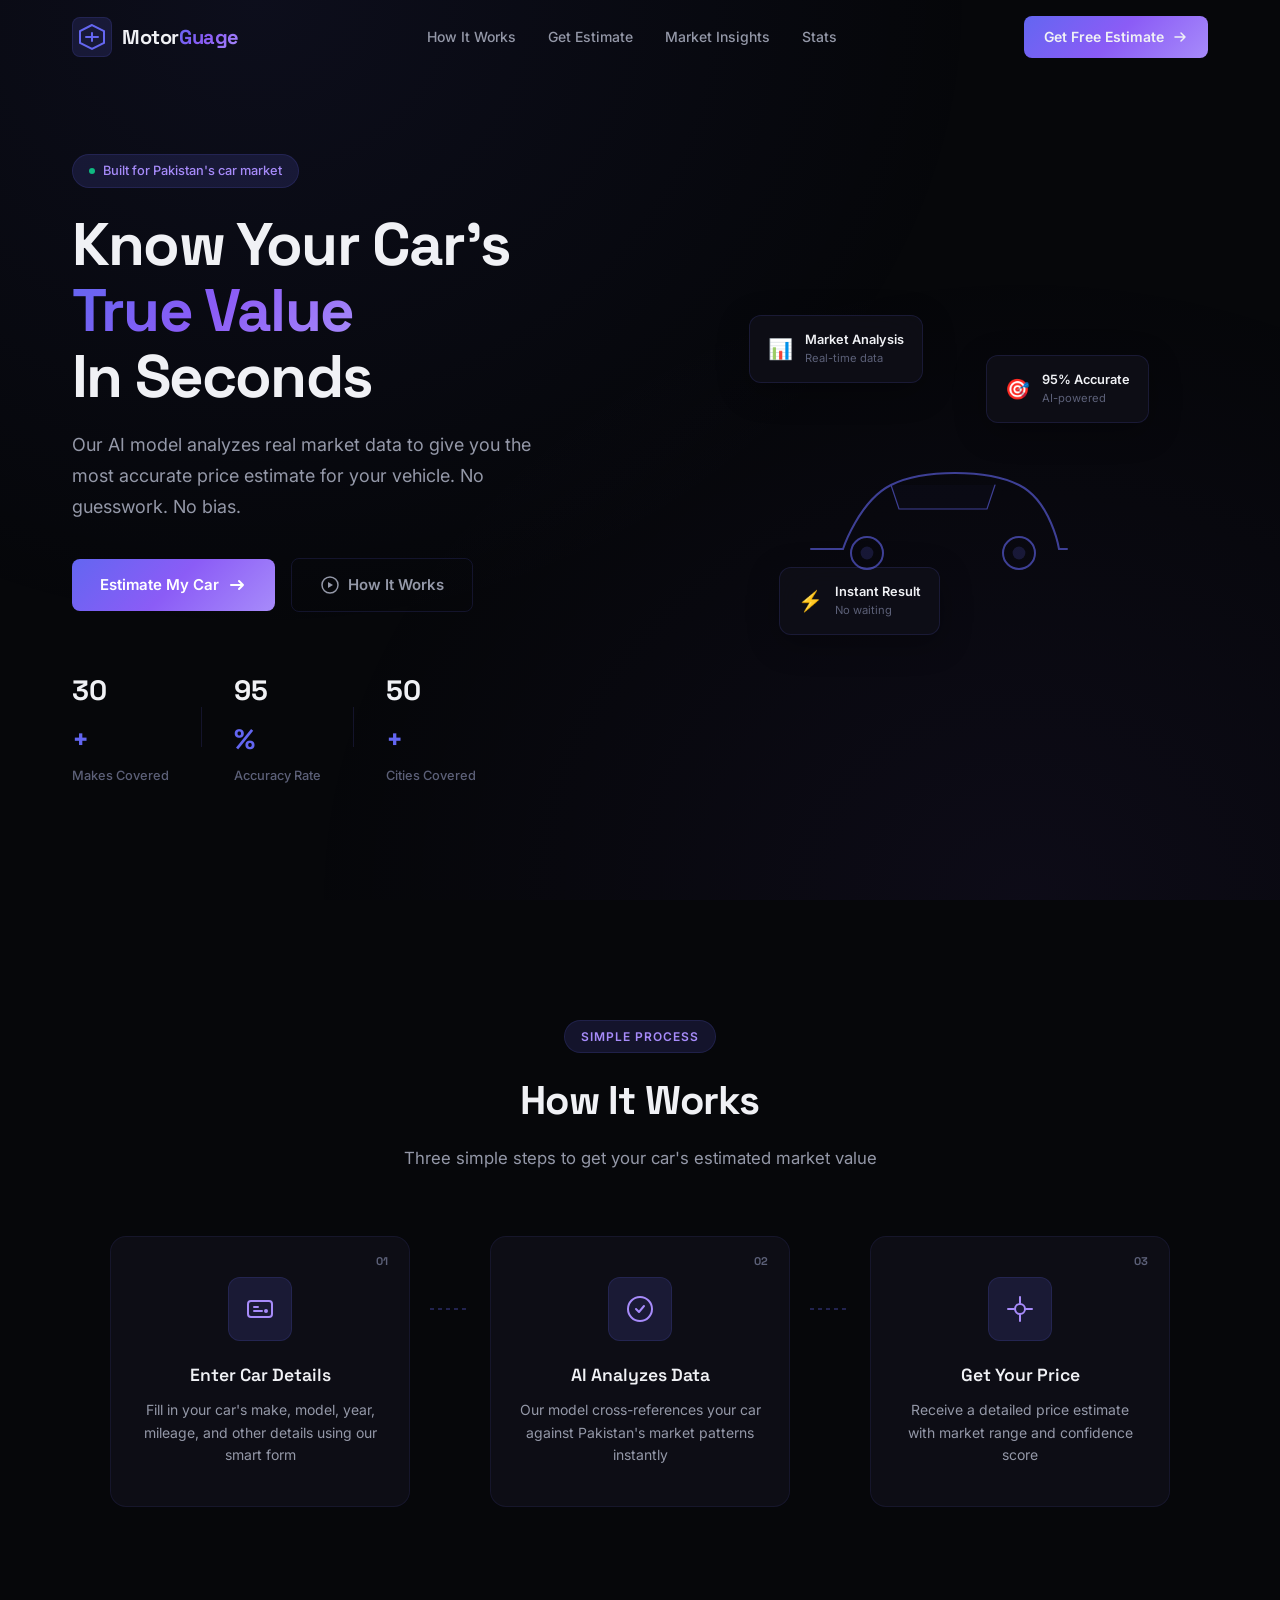
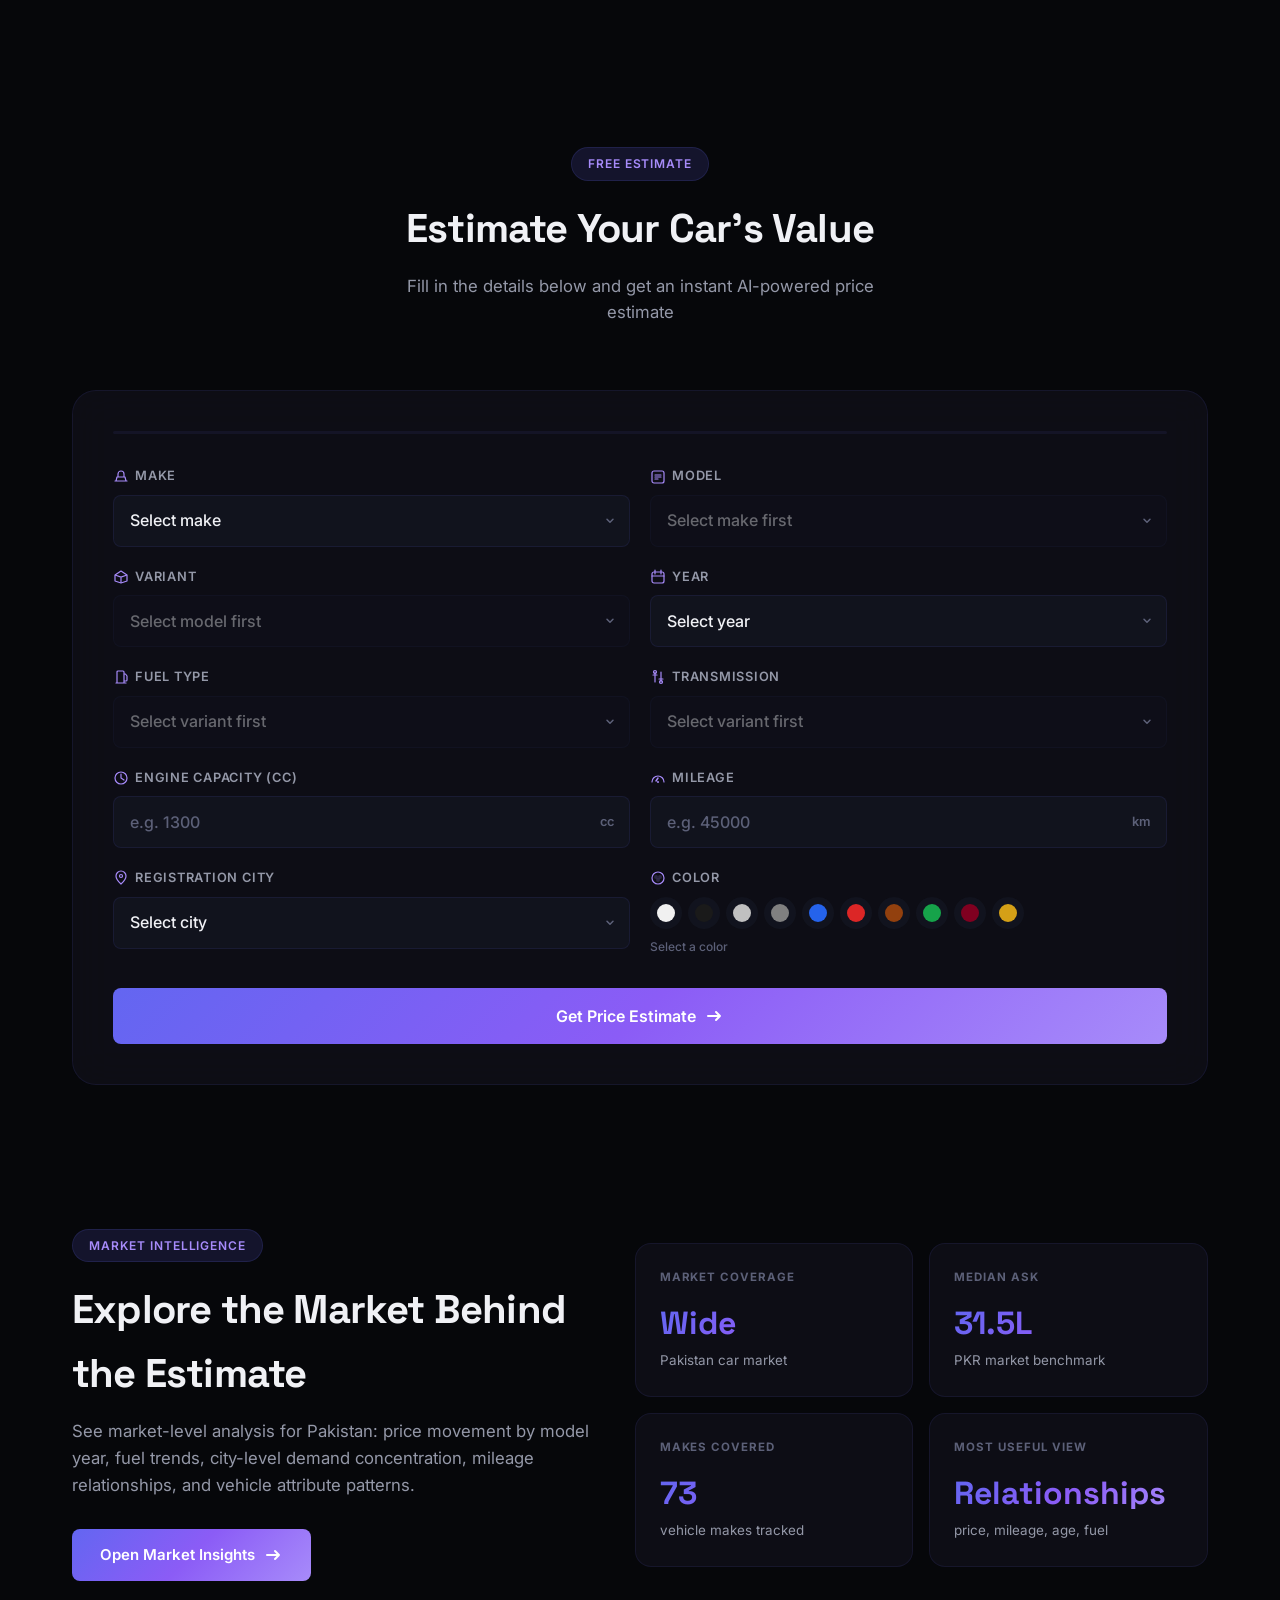
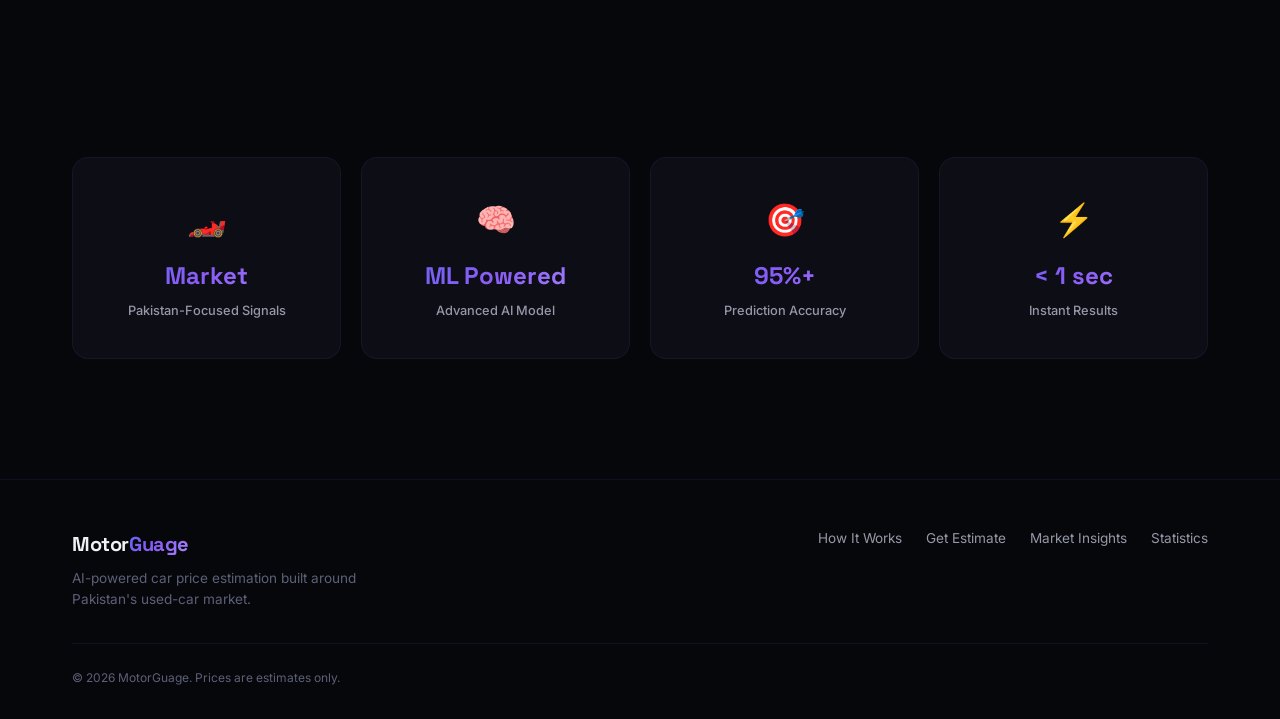
<file: index.html>
<!DOCTYPE html>
<html lang="en">
<head>
    <meta charset="UTF-8">
    <meta name="viewport" content="width=device-width, initial-scale=1.0">
    <title>MotorGuage | Pakistan Car Price Estimator</title>
    <meta name="description" content="Estimate your car's market value in Pakistan with MotorGuage. Enter make, model, variant, year, mileage, color, registration city, fuel type, transmission, and engine size to get an instant price range.">
    <meta name="robots" content="index, follow">
    <meta name="author" content="MotorGuage">
    <meta name="keywords" content="Pakistan car price estimator, used car valuation Pakistan, car market value Pakistan, vehicle price calculator, MotorGuage">
    <meta name="theme-color" content="#0f1117">
    <meta name="application-name" content="MotorGuage">
    <meta name="apple-mobile-web-app-title" content="MotorGuage">
    <meta name="format-detection" content="telephone=no">
    <link rel="canonical" href="https://motorguage.com/">
    <link rel="icon" href="/favicon.svg" type="image/svg+xml">
    <link rel="manifest" href="/site.webmanifest">
    <meta property="og:type" content="website">
    <meta property="og:site_name" content="MotorGuage">
    <meta property="og:title" content="MotorGuage | Pakistan Car Price Estimator">
    <meta property="og:description" content="Get an instant estimated market value and price range for cars in Pakistan using make, model, variant, year, mileage, registration city, and more.">
    <meta property="og:url" content="https://motorguage.com/">
    <meta property="og:image" content="https://motorguage.com/social-preview.png">
    <meta property="og:image:type" content="image/png">
    <meta property="og:image:width" content="1200">
    <meta property="og:image:height" content="630">
    <meta name="twitter:card" content="summary_large_image">
    <meta name="twitter:title" content="MotorGuage | Pakistan Car Price Estimator">
    <meta name="twitter:description" content="Estimate a car's market value in Pakistan with an instant price range and confidence score.">
    <meta name="twitter:image" content="https://motorguage.com/social-preview.png">
    <link rel="preconnect" href="https://fonts.googleapis.com">
    <link rel="preconnect" href="https://fonts.gstatic.com" crossorigin>
    <link href="https://fonts.googleapis.com/css2?family=Inter:wght@300;400;500;600;700;800;900&family=Space+Grotesk:wght@400;500;600;700&display=swap" rel="stylesheet">
    <link rel="stylesheet" href="motorguage.css">
    <script type="application/ld+json">
    {
      "@context": "https://schema.org",
      "@type": "WebApplication",
      "name": "MotorGuage",
      "url": "https://motorguage.com/",
      "applicationCategory": "FinanceApplication",
      "operatingSystem": "Any",
      "description": "MotorGuage estimates used-car market value in Pakistan from vehicle details including make, model, variant, year, mileage, fuel type, transmission, color, registration city, and engine size.",
      "offers": {
        "@type": "Offer",
        "price": "0",
        "priceCurrency": "PKR"
      },
      "featureList": [
        "Instant used-car price estimate",
        "Estimated market price range",
        "Confidence score",
        "Pakistan-focused market signals"
      ]
    }
    </script>
    <script type="application/ld+json">
    {
      "@context": "https://schema.org",
      "@type": "WebSite",
      "name": "MotorGuage",
      "url": "https://motorguage.com/",
      "description": "MotorGuage helps drivers estimate car market value and explore car market insights for Pakistan."
    }
    </script>
    <!-- Google tag (gtag.js) -->
    <script async src="https://www.googletagmanager.com/gtag/js?id=G-S92ZJTDJJ0"></script>
    <script>
      window.dataLayer = window.dataLayer || [];
      function gtag(){dataLayer.push(arguments);}
      gtag('js', new Date());
      gtag('config', 'G-S92ZJTDJJ0');
    </script>
    <script src="motorguage-analytics.js?v=20260609-db2"></script>
</head>
<body data-page-type="price_estimator">

    <!-- Animated background particles -->
    <div class="bg-particles" id="bgParticles"></div>

    <!-- Navigation -->
    <nav class="navbar" id="navbar">
        <div class="nav-container">
            <a href="#" class="nav-logo">
                <div class="logo-icon">
                    <svg width="28" height="28" viewBox="0 0 28 28" fill="none">
                        <path d="M14 2L2 8v12l12 6 12-6V8L14 2z" stroke="url(#logoGrad)" stroke-width="2" fill="none"/>
                        <path d="M8 14h12M14 10v8" stroke="url(#logoGrad)" stroke-width="2" stroke-linecap="round"/>
                        <defs>
                            <linearGradient id="logoGrad" x1="0" y1="0" x2="28" y2="28">
                                <stop offset="0%" stop-color="#6366f1"/>
                                <stop offset="100%" stop-color="#a78bfa"/>
                            </linearGradient>
                        </defs>
                    </svg>
                </div>
                <span class="logo-text">Motor<span class="logo-accent">Guage</span></span>
            </a>
            <div class="nav-links">
                <a href="#how-it-works" class="nav-link">How It Works</a>
                <a href="#estimator" class="nav-link">Get Estimate</a>
                <a href="market-insights.html" class="nav-link">Market Insights</a>
                <a href="#stats" class="nav-link">Stats</a>
            </div>
            <a href="#estimator" class="nav-cta">
                <span>Get Free Estimate</span>
                <svg width="16" height="16" viewBox="0 0 16 16" fill="none">
                    <path d="M3 8h10M9 4l4 4-4 4" stroke="currentColor" stroke-width="1.5" stroke-linecap="round" stroke-linejoin="round"/>
                </svg>
            </a>
        </div>
    </nav>

    <!-- Hero Section -->
    <section class="hero">
        <div class="hero-content">
            <div class="hero-badge">
                <span class="badge-dot"></span>
                <span>Built for Pakistan's car market</span>
            </div>
            <h1 class="hero-title">
                Know Your Car's
                <span class="gradient-text">True Value</span>
                <br>In Seconds
            </h1>
            <p class="hero-subtitle">
                Our AI model analyzes real market data to give you the most accurate 
                price estimate for your vehicle. No guesswork. No bias.
            </p>
            <div class="hero-actions">
                <a href="#estimator" class="btn btn-primary">
                    <span>Estimate My Car</span>
                    <svg width="20" height="20" viewBox="0 0 20 20" fill="none">
                        <path d="M4 10h12M12 6l4 4-4 4" stroke="currentColor" stroke-width="2" stroke-linecap="round" stroke-linejoin="round"/>
                    </svg>
                </a>
                <a href="#how-it-works" class="btn btn-ghost">
                    <svg width="20" height="20" viewBox="0 0 20 20" fill="none">
                        <circle cx="10" cy="10" r="8" stroke="currentColor" stroke-width="1.5"/>
                        <path d="M8 7l5 3-5 3V7z" fill="currentColor"/>
                    </svg>
                    <span>How It Works</span>
                </a>
            </div>
            <div class="hero-stats">
                <div class="hero-stat">
                    <span class="stat-number" data-target="30">0</span><span class="stat-suffix">+</span>
                    <span class="stat-label">Makes Covered</span>
                </div>
                <div class="stat-divider"></div>
                <div class="hero-stat">
                    <span class="stat-number" data-target="95">0</span><span class="stat-suffix">%</span>
                    <span class="stat-label">Accuracy Rate</span>
                </div>
                <div class="stat-divider"></div>
                <div class="hero-stat">
                    <span class="stat-number" data-target="50">0</span><span class="stat-suffix">+</span>
                    <span class="stat-label">Cities Covered</span>
                </div>
            </div>
        </div>
        <div class="hero-visual">
            <div class="hero-car-card">
                <div class="floating-card card-1">
                    <div class="fc-icon">📊</div>
                    <div class="fc-text">
                        <span class="fc-title">Market Analysis</span>
                        <span class="fc-sub">Real-time data</span>
                    </div>
                </div>
                <div class="floating-card card-2">
                    <div class="fc-icon">🎯</div>
                    <div class="fc-text">
                        <span class="fc-title">95% Accurate</span>
                        <span class="fc-sub">AI-powered</span>
                    </div>
                </div>
                <div class="floating-card card-3">
                    <div class="fc-icon">⚡</div>
                    <div class="fc-text">
                        <span class="fc-title">Instant Result</span>
                        <span class="fc-sub">No waiting</span>
                    </div>
                </div>
                <div class="car-silhouette">
                    <svg viewBox="0 0 400 200" fill="none" xmlns="http://www.w3.org/2000/svg">
                        <path d="M40 140 C40 140, 60 140, 80 140 C80 140, 100 80, 140 60 C180 40, 260 40, 300 60 C340 80, 350 140, 350 140 L360 140" 
                              stroke="url(#carGrad)" stroke-width="2.5" fill="none" stroke-linecap="round"/>
                        <circle cx="110" cy="145" r="20" stroke="url(#carGrad)" stroke-width="2.5" fill="none"/>
                        <circle cx="110" cy="145" r="8" fill="url(#carGrad)" opacity="0.3"/>
                        <circle cx="300" cy="145" r="20" stroke="url(#carGrad)" stroke-width="2.5" fill="none"/>
                        <circle cx="300" cy="145" r="8" fill="url(#carGrad)" opacity="0.3"/>
                        <path d="M140 60 L150 90 L260 90 L270 60" stroke="url(#carGrad)" stroke-width="1.5" fill="rgba(99,102,241,0.05)" stroke-linecap="round"/>
                        <line x1="200" y1="60" x2="200" y2="90" stroke="url(#carGrad)" stroke-width="1" opacity="0.5"/>
                        <defs>
                            <linearGradient id="carGrad" x1="40" y1="40" x2="360" y2="160">
                                <stop offset="0%" stop-color="#6366f1"/>
                                <stop offset="50%" stop-color="#8b5cf6"/>
                                <stop offset="100%" stop-color="#a78bfa"/>
                            </linearGradient>
                        </defs>
                    </svg>
                </div>
            </div>
        </div>
    </section>

    <!-- How It Works -->
    <section class="how-it-works" id="how-it-works">
        <div class="section-container">
            <div class="section-header">
                <span class="section-tag">Simple Process</span>
                <h2 class="section-title">How It Works</h2>
                <p class="section-subtitle">Three simple steps to get your car's estimated market value</p>
            </div>
            <div class="steps-grid">
                <div class="step-card" data-step="01">
                    <div class="step-icon-wrap">
                        <div class="step-icon">
                            <svg width="32" height="32" viewBox="0 0 32 32" fill="none">
                                <rect x="4" y="8" width="24" height="16" rx="3" stroke="currentColor" stroke-width="2"/>
                                <path d="M10 14h4M10 18h8" stroke="currentColor" stroke-width="2" stroke-linecap="round"/>
                                <circle cx="22" cy="18" r="2" fill="currentColor"/>
                            </svg>
                        </div>
                    </div>
                    <h3>Enter Car Details</h3>
                    <p>Fill in your car's make, model, year, mileage, and other details using our smart form</p>
                </div>
                <div class="step-connector">
                    <svg width="40" height="2" viewBox="0 0 40 2"><line x1="0" y1="1" x2="40" y2="1" stroke="rgba(99,102,241,0.3)" stroke-width="2" stroke-dasharray="4 4"/></svg>
                </div>
                <div class="step-card" data-step="02">
                    <div class="step-icon-wrap">
                        <div class="step-icon">
                            <svg width="32" height="32" viewBox="0 0 32 32" fill="none">
                                <circle cx="16" cy="16" r="12" stroke="currentColor" stroke-width="2"/>
                                <path d="M12 16l3 3 5-6" stroke="currentColor" stroke-width="2" stroke-linecap="round" stroke-linejoin="round"/>
                            </svg>
                        </div>
                    </div>
                    <h3>AI Analyzes Data</h3>
                    <p>Our model cross-references your car against Pakistan's market patterns instantly</p>
                </div>
                <div class="step-connector">
                    <svg width="40" height="2" viewBox="0 0 40 2"><line x1="0" y1="1" x2="40" y2="1" stroke="rgba(99,102,241,0.3)" stroke-width="2" stroke-dasharray="4 4"/></svg>
                </div>
                <div class="step-card" data-step="03">
                    <div class="step-icon-wrap">
                        <div class="step-icon">
                            <svg width="32" height="32" viewBox="0 0 32 32" fill="none">
                                <path d="M16 4v6M16 22v6M4 16h6M22 16h6" stroke="currentColor" stroke-width="2" stroke-linecap="round"/>
                                <circle cx="16" cy="16" r="5" stroke="currentColor" stroke-width="2"/>
                            </svg>
                        </div>
                    </div>
                    <h3>Get Your Price</h3>
                    <p>Receive a detailed price estimate with market range and confidence score</p>
                </div>
            </div>
        </div>
    </section>

    <!-- Estimator Form Section -->
    <section class="estimator-section" id="estimator">
        <div class="section-container">
            <div class="section-header">
                <span class="section-tag">Free Estimate</span>
                <h2 class="section-title">Estimate Your Car's Value</h2>
                <p class="section-subtitle">Fill in the details below and get an instant AI-powered price estimate</p>
            </div>

            <div class="estimator-layout">
                <div class="form-card">
                    <form id="estimatorForm" autocomplete="off">
                        <!-- Progress bar -->
                        <div class="form-progress">
                            <div class="progress-bar" id="progressBar"></div>
                        </div>

                        <!-- Row 1: Make & Model -->
                        <div class="form-row">
                            <div class="form-group" id="group-make">
                                <label for="carMake">
                                    <svg width="16" height="16" viewBox="0 0 16 16" fill="none"><path d="M2 12h12M4 8h8l1 4H3l1-4zM5 8V5a3 3 0 016 0v3" stroke="currentColor" stroke-width="1.2" stroke-linecap="round" stroke-linejoin="round"/></svg>
                                    Make
                                </label>
                                <div class="select-wrapper">
                                    <select id="carMake" required>
                                        <option value="" disabled selected>Select make</option>
                                        <option value="toyota">Toyota</option>
                                        <option value="honda">Honda</option>
                                        <option value="suzuki">Suzuki</option>
                                        <option value="hyundai">Hyundai</option>
                                        <option value="kia">KIA</option>
                                        <option value="mercedes">Mercedes-Benz</option>
                                        <option value="bmw">BMW</option>
                                        <option value="audi">Audi</option>
                                        <option value="nissan">Nissan</option>
                                        <option value="mitsubishi">Mitsubishi</option>
                                        <option value="mg">MG</option>
                                        <option value="changan">Changan</option>
                                        <option value="haval">Haval</option>
                                        <option value="proton">Proton</option>
                                        <option value="chery">Chery</option>
                                        <option value="dfsk">DFSK</option>
                                        <option value="faw">FAW</option>
                                        <option value="prince">Prince</option>
                                        <option value="united">United</option>
                                    </select>
                                    <div class="select-arrow">
                                        <svg width="12" height="12" viewBox="0 0 12 12" fill="none"><path d="M3 5l3 3 3-3" stroke="currentColor" stroke-width="1.5" stroke-linecap="round" stroke-linejoin="round"/></svg>
                                    </div>
                                </div>
                            </div>
                            <div class="form-group" id="group-model">
                                <label for="carModel">
                                    <svg width="16" height="16" viewBox="0 0 16 16" fill="none"><rect x="2" y="2" width="12" height="12" rx="2" stroke="currentColor" stroke-width="1.2"/><path d="M5 6h6M5 8h6M5 10h3" stroke="currentColor" stroke-width="1.2" stroke-linecap="round"/></svg>
                                    Model
                                </label>
                                <div class="select-wrapper">
                                    <select id="carModel" required disabled>
                                        <option value="" disabled selected>Select make first</option>
                                    </select>
                                    <div class="select-arrow">
                                        <svg width="12" height="12" viewBox="0 0 12 12" fill="none"><path d="M3 5l3 3 3-3" stroke="currentColor" stroke-width="1.5" stroke-linecap="round" stroke-linejoin="round"/></svg>
                                    </div>
                                </div>
                            </div>
                        </div>

                        <!-- Row 2: Variant & Year -->
                        <div class="form-row">
                            <div class="form-group" id="group-variant">
                                <label for="carVariant">
                                    <svg width="16" height="16" viewBox="0 0 16 16" fill="none"><path d="M8 2l6 4v6l-6 2-6-2V6l6-4z" stroke="currentColor" stroke-width="1.2" stroke-linejoin="round"/><path d="M8 8v6M2 6l6 2 6-2" stroke="currentColor" stroke-width="1.2"/></svg>
                                    Variant
                                </label>
                                <div class="select-wrapper">
                                    <select id="carVariant" required disabled>
                                        <option value="" disabled selected>Select model first</option>
                                    </select>
                                    <div class="select-arrow">
                                        <svg width="12" height="12" viewBox="0 0 12 12" fill="none"><path d="M3 5l3 3 3-3" stroke="currentColor" stroke-width="1.5" stroke-linecap="round" stroke-linejoin="round"/></svg>
                                    </div>
                                </div>
                            </div>
                            <div class="form-group" id="group-year">
                                <label for="carYear">
                                    <svg width="16" height="16" viewBox="0 0 16 16" fill="none"><rect x="2" y="3" width="12" height="11" rx="2" stroke="currentColor" stroke-width="1.2"/><path d="M2 7h12M5 1v4M11 1v4" stroke="currentColor" stroke-width="1.2" stroke-linecap="round"/></svg>
                                    Year
                                </label>
                                <div class="select-wrapper">
                                    <select id="carYear" required>
                                        <option value="" disabled selected>Select year</option>
                                    </select>
                                    <div class="select-arrow">
                                        <svg width="12" height="12" viewBox="0 0 12 12" fill="none"><path d="M3 5l3 3 3-3" stroke="currentColor" stroke-width="1.5" stroke-linecap="round" stroke-linejoin="round"/></svg>
                                    </div>
                                </div>
                            </div>
                        </div>

                        <!-- Row 3: Fuel & Transmission -->
                        <div class="form-row">
                            <div class="form-group" id="group-fuel">
                                <label for="fuelType">
                                    <svg width="16" height="16" viewBox="0 0 16 16" fill="none"><path d="M4 14V3a1 1 0 011-1h5a1 1 0 011 1v11M3 14h10M11 5h1.5L14 7v4a1 1 0 01-1 1h-2" stroke="currentColor" stroke-width="1.2" stroke-linecap="round" stroke-linejoin="round"/></svg>
                                    Fuel Type
                                </label>
                                <div class="select-wrapper">
                                    <select id="fuelType" required disabled>
                                        <option value="" disabled selected>Select variant first</option>
                                    </select>
                                    <div class="select-arrow">
                                        <svg width="12" height="12" viewBox="0 0 12 12" fill="none"><path d="M3 5l3 3 3-3" stroke="currentColor" stroke-width="1.5" stroke-linecap="round" stroke-linejoin="round"/></svg>
                                    </div>
                                </div>
                            </div>
                            <div class="form-group" id="group-transmission">
                                <label for="transmissionType">
                                    <svg width="16" height="16" viewBox="0 0 16 16" fill="none"><path d="M5 3v10M11 3v10M3 6h4M9 10h4" stroke="currentColor" stroke-width="1.2" stroke-linecap="round"/><circle cx="5" cy="3" r="1.5" stroke="currentColor" stroke-width="1.2"/><circle cx="11" cy="13" r="1.5" stroke="currentColor" stroke-width="1.2"/></svg>
                                    Transmission
                                </label>
                                <div class="select-wrapper">
                                    <select id="transmissionType" required disabled>
                                        <option value="" disabled selected>Select variant first</option>
                                    </select>
                                    <div class="select-arrow">
                                        <svg width="12" height="12" viewBox="0 0 12 12" fill="none"><path d="M3 5l3 3 3-3" stroke="currentColor" stroke-width="1.5" stroke-linecap="round" stroke-linejoin="round"/></svg>
                                    </div>
                                </div>
                            </div>
                        </div>

                        <!-- Row 4: Engine Capacity & Mileage -->
                        <div class="form-row">
                            <div class="form-group" id="group-engine">
                                <label for="engineCapacity">
                                    <svg width="16" height="16" viewBox="0 0 16 16" fill="none"><circle cx="8" cy="8" r="6" stroke="currentColor" stroke-width="1.2"/><path d="M8 4v4l3 2" stroke="currentColor" stroke-width="1.2" stroke-linecap="round" stroke-linejoin="round"/></svg>
                                    Engine Capacity (cc)
                                </label>
                                <div class="input-wrapper">
                                    <input type="number" id="engineCapacity" placeholder="e.g. 1300" min="600" max="8000" required>
                                    <span class="input-suffix">cc</span>
                                </div>
                            </div>
                            <div class="form-group" id="group-mileage">
                                <label for="mileage">
                                    <svg width="16" height="16" viewBox="0 0 16 16" fill="none"><path d="M2 12a6 6 0 1112 0" stroke="currentColor" stroke-width="1.2" stroke-linecap="round"/><path d="M8 8l-2 3" stroke="currentColor" stroke-width="1.5" stroke-linecap="round"/><circle cx="8" cy="12" r="1" fill="currentColor"/></svg>
                                    Mileage
                                </label>
                                <div class="input-wrapper">
                                    <input type="number" id="mileage" placeholder="e.g. 45000" min="0" max="999999" required>
                                    <span class="input-suffix">km</span>
                                </div>
                            </div>
                        </div>

                        <!-- Row 5: City & Color -->
                        <div class="form-row">
                            <div class="form-group" id="group-city">
                                <label for="regCity">
                                    <svg width="16" height="16" viewBox="0 0 16 16" fill="none"><path d="M8 14s-5-4.5-5-8a5 5 0 0110 0c0 3.5-5 8-5 8z" stroke="currentColor" stroke-width="1.2"/><circle cx="8" cy="6" r="1.5" stroke="currentColor" stroke-width="1.2"/></svg>
                                    Registration City
                                </label>
                                <div class="select-wrapper">
                                    <select id="regCity" required>
                                        <option value="" disabled selected>Select city</option>
                                        <option value="karachi">Karachi</option>
                                        <option value="lahore">Lahore</option>
                                        <option value="islamabad">Islamabad</option>
                                        <option value="rawalpindi">Rawalpindi</option>
                                        <option value="faisalabad">Faisalabad</option>
                                        <option value="multan">Multan</option>
                                        <option value="peshawar">Peshawar</option>
                                        <option value="quetta">Quetta</option>
                                        <option value="sialkot">Sialkot</option>
                                        <option value="gujranwala">Gujranwala</option>
                                        <option value="hyderabad">Hyderabad</option>
                                        <option value="bahawalpur">Bahawalpur</option>
                                        <option value="sargodha">Sargodha</option>
                                        <option value="sukkur">Sukkur</option>
                                        <option value="larkana">Larkana</option>
                                        <option value="abbottabad">Abbottabad</option>
                                        <option value="mardan">Mardan</option>
                                        <option value="sahiwal">Sahiwal</option>
                                        <option value="jhang">Jhang</option>
                                        <option value="mirpur">Mirpur</option>
                                    </select>
                                    <div class="select-arrow">
                                        <svg width="12" height="12" viewBox="0 0 12 12" fill="none"><path d="M3 5l3 3 3-3" stroke="currentColor" stroke-width="1.5" stroke-linecap="round" stroke-linejoin="round"/></svg>
                                    </div>
                                </div>
                            </div>
                            <div class="form-group" id="group-color">
                                <label for="carColor">
                                    <svg width="16" height="16" viewBox="0 0 16 16" fill="none"><circle cx="8" cy="8" r="6" stroke="currentColor" stroke-width="1.2"/><circle cx="6" cy="7" r="2" fill="currentColor" opacity="0.2"/><circle cx="10" cy="7" r="2" fill="currentColor" opacity="0.2"/><circle cx="8" cy="10" r="2" fill="currentColor" opacity="0.2"/></svg>
                                    Color
                                </label>
                                <div class="color-selector">
                                    <div class="color-options" id="colorOptions">
                                        <button type="button" class="color-option" data-color="white" data-label="White" style="--dot-color: #f0f0f0"><span class="color-dot"></span></button>
                                        <button type="button" class="color-option" data-color="black" data-label="Black" style="--dot-color: #1a1a1a"><span class="color-dot"></span></button>
                                        <button type="button" class="color-option" data-color="silver" data-label="Silver" style="--dot-color: #c0c0c0"><span class="color-dot"></span></button>
                                        <button type="button" class="color-option" data-color="grey" data-label="Grey" style="--dot-color: #808080"><span class="color-dot"></span></button>
                                        <button type="button" class="color-option" data-color="blue" data-label="Blue" style="--dot-color: #2563eb"><span class="color-dot"></span></button>
                                        <button type="button" class="color-option" data-color="red" data-label="Red" style="--dot-color: #dc2626"><span class="color-dot"></span></button>
                                        <button type="button" class="color-option" data-color="brown" data-label="Brown" style="--dot-color: #92400e"><span class="color-dot"></span></button>
                                        <button type="button" class="color-option" data-color="green" data-label="Green" style="--dot-color: #16a34a"><span class="color-dot"></span></button>
                                        <button type="button" class="color-option" data-color="burgundy" data-label="Burgundy" style="--dot-color: #800020"><span class="color-dot"></span></button>
                                        <button type="button" class="color-option" data-color="gold" data-label="Gold" style="--dot-color: #d4a017"><span class="color-dot"></span></button>
                                    </div>
                                    <input type="hidden" id="carColor" required>
                                    <span class="color-label" id="colorLabel">Select a color</span>
                                </div>
                            </div>
                        </div>

                        <!-- Submit -->
                        <button type="submit" class="btn btn-primary btn-submit" id="submitBtn">
                            <span class="btn-text">Get Price Estimate</span>
                            <span class="btn-loader">
                                <svg width="20" height="20" viewBox="0 0 20 20"><circle cx="10" cy="10" r="8" stroke="currentColor" stroke-width="2" fill="none" stroke-dasharray="40 60" stroke-linecap="round"/></svg>
                            </span>
                            <svg class="btn-arrow" width="20" height="20" viewBox="0 0 20 20" fill="none"><path d="M4 10h12M12 6l4 4-4 4" stroke="currentColor" stroke-width="2" stroke-linecap="round" stroke-linejoin="round"/></svg>
                        </button>
                    </form>
                </div>

                <!-- Result Card (initially hidden) -->
                <div class="result-panel" id="resultPanel">
                    <div class="result-card" id="resultCard">
                        <div class="result-header">
                            <div class="result-badge">
                                <svg width="16" height="16" viewBox="0 0 16 16" fill="none"><path d="M8 1l2.5 5 5.5.8-4 3.9 1 5.3L8 13.5 2.5 16l1-5.3-4-3.9L5 6z" fill="currentColor"/></svg>
                                AI Estimate
                            </div>
                            <span class="result-confidence" id="resultConfidence">95% confidence</span>
                        </div>

                        <div class="result-car-info" id="resultCarInfo">
                            <h3 id="resultCarName">Toyota Corolla GLi</h3>
                            <p id="resultCarMeta">2020 · 45,000 km · White · Lahore</p>
                        </div>

                        <div class="result-price-section">
                            <span class="result-price-label">Estimated Market Value</span>
                            <div class="result-price" id="resultPrice">
                                <span class="currency">PKR</span>
                                <span class="amount" id="resultAmount">0</span>
                            </div>
                        </div>

                        <div class="result-range">
                            <div class="range-bar">
                                <div class="range-fill" id="rangeFill"></div>
                                <div class="range-marker" id="rangeMarker"></div>
                            </div>
                            <div class="range-labels">
                                <span id="rangeLow">PKR 32.0 Lakh</span>
                                <span class="range-mid-label">Fair Market</span>
                                <span id="rangeHigh">PKR 38.0 Lakh</span>
                            </div>
                        </div>

                        <div class="result-factors">
                            <h4>Price Factors</h4>
                            <div class="factors-grid">
                                <div class="factor" id="factorAge">
                                    <div class="factor-bar">
                                        <div class="factor-fill" style="--factor-width: 75%; --factor-color: #6366f1"></div>
                                    </div>
                                    <span class="factor-name">Vehicle Age</span>
                                    <span class="factor-impact">High Impact</span>
                                </div>
                                <div class="factor" id="factorMileage">
                                    <div class="factor-bar">
                                        <div class="factor-fill" style="--factor-width: 60%; --factor-color: #8b5cf6"></div>
                                    </div>
                                    <span class="factor-name">Mileage</span>
                                    <span class="factor-impact">Medium Impact</span>
                                </div>
                                <div class="factor" id="factorBrand">
                                    <div class="factor-bar">
                                        <div class="factor-fill" style="--factor-width: 85%; --factor-color: #a78bfa"></div>
                                    </div>
                                    <span class="factor-name">Brand & Model</span>
                                    <span class="factor-impact">Very High</span>
                                </div>
                                <div class="factor" id="factorCity">
                                    <div class="factor-bar">
                                        <div class="factor-fill" style="--factor-width: 40%; --factor-color: #c4b5fd"></div>
                                    </div>
                                    <span class="factor-name">Location</span>
                                    <span class="factor-impact">Low Impact</span>
                                </div>
                            </div>
                        </div>

                        <button class="btn btn-ghost btn-reset" id="resetBtn">
                            <svg width="16" height="16" viewBox="0 0 16 16" fill="none"><path d="M2 8a6 6 0 1011.5-2.5M14 2v4h-4" stroke="currentColor" stroke-width="1.5" stroke-linecap="round" stroke-linejoin="round"/></svg>
                            <span>Estimate Another Car</span>
                        </button>
                    </div>
                </div>
            </div>
        </div>
    </section>

    <!-- Market Insights Section -->
    <section class="market-insights-section" id="market-insights">
        <div class="section-container">
            <div class="market-insights-layout">
                <div class="market-insights-copy">
                    <span class="section-tag">Market Intelligence</span>
                    <h2 class="section-title">Explore the Market Behind the Estimate</h2>
                    <p class="section-subtitle">
                        See market-level analysis for Pakistan: price movement by model year, fuel trends, city-level demand concentration, mileage relationships, and vehicle attribute patterns.
                    </p>
                    <a href="market-insights.html" class="btn btn-primary">
                        <span>Open Market Insights</span>
                        <svg width="20" height="20" viewBox="0 0 20 20" fill="none">
                            <path d="M4 10h12M12 6l4 4-4 4" stroke="currentColor" stroke-width="2" stroke-linecap="round" stroke-linejoin="round"/>
                        </svg>
                    </a>
                </div>
                <div class="market-insights-preview" aria-label="Market insight highlights">
                    <div class="insight-preview-card">
                        <span class="preview-label">Market Coverage</span>
                        <strong>Wide</strong>
                        <span>Pakistan car market</span>
                    </div>
                    <div class="insight-preview-card">
                        <span class="preview-label">Median Ask</span>
                        <strong>31.5L</strong>
                        <span>PKR market benchmark</span>
                    </div>
                    <div class="insight-preview-card">
                        <span class="preview-label">Makes Covered</span>
                        <strong>73</strong>
                        <span>vehicle makes tracked</span>
                    </div>
                    <div class="insight-preview-card">
                        <span class="preview-label">Most Useful View</span>
                        <strong>Relationships</strong>
                        <span>price, mileage, age, fuel</span>
                    </div>
                </div>
            </div>
        </div>
    </section>

    <!-- Stats/Trust Section -->
    <section class="stats-section" id="stats">
        <div class="section-container">
            <div class="trust-grid">
                <div class="trust-card">
                    <div class="trust-icon">🏎️</div>
                    <div class="trust-number">Market</div>
                    <div class="trust-label">Pakistan-Focused Signals</div>
                </div>
                <div class="trust-card">
                    <div class="trust-icon">🧠</div>
                    <div class="trust-number">ML Powered</div>
                    <div class="trust-label">Advanced AI Model</div>
                </div>
                <div class="trust-card">
                    <div class="trust-icon">🎯</div>
                    <div class="trust-number">95%+</div>
                    <div class="trust-label">Prediction Accuracy</div>
                </div>
                <div class="trust-card">
                    <div class="trust-icon">⚡</div>
                    <div class="trust-number">&lt; 1 sec</div>
                    <div class="trust-label">Instant Results</div>
                </div>
            </div>
        </div>
    </section>

    <!-- Footer -->
    <footer class="footer">
        <div class="section-container">
            <div class="footer-content">
                <div class="footer-brand">
                    <span class="logo-text">Motor<span class="logo-accent">Guage</span></span>
                    <p>AI-powered car price estimation built around Pakistan's used-car market.</p>
                </div>
                <div class="footer-links">
                    <a href="#how-it-works">How It Works</a>
                    <a href="#estimator">Get Estimate</a>
                    <a href="market-insights.html">Market Insights</a>
                    <a href="#stats">Statistics</a>
                </div>
            </div>
            <div class="footer-bottom">
                <p>&copy; 2026 MotorGuage. Prices are estimates only.</p>
            </div>
        </div>
    </footer>

    <script src="motorguage-model.js"></script>
    <script src="motorguage.js"></script>
</body>
</html>
</file>
<file: motorguage.css>
/* ======================================================
   MotorGuage — Premium Car Price Estimator
   Design System & Full Styles
   ====================================================== */

/* ---- CSS Custom Properties (Design Tokens) ---- */
:root {
    /* Color palette */
    --bg-primary: #06070a;
    --bg-secondary: #0c0d12;
    --bg-card: rgba(15, 16, 24, 0.8);
    --bg-card-hover: rgba(20, 22, 34, 0.9);
    --bg-input: rgba(18, 20, 32, 0.9);
    --bg-input-focus: rgba(24, 27, 42, 0.95);

    --text-primary: #f0f1f5;
    --text-secondary: #9498a8;
    --text-muted: #5c6078;

    --accent-primary: #6366f1;
    --accent-secondary: #8b5cf6;
    --accent-tertiary: #a78bfa;
    --accent-glow: rgba(99, 102, 241, 0.15);
    --accent-glow-strong: rgba(99, 102, 241, 0.35);

    --border-subtle: rgba(99, 102, 241, 0.1);
    --border-default: rgba(99, 102, 241, 0.15);
    --border-focus: rgba(99, 102, 241, 0.5);

    --gradient-primary: linear-gradient(135deg, #6366f1 0%, #8b5cf6 50%, #a78bfa 100%);
    --gradient-bg: radial-gradient(ellipse at 20% 0%, rgba(99, 102, 241, 0.08) 0%, transparent 50%),
                    radial-gradient(ellipse at 80% 100%, rgba(139, 92, 246, 0.06) 0%, transparent 50%);

    --success: #10b981;
    --warning: #f59e0b;

    /* Typography */
    --font-primary: 'Inter', -apple-system, BlinkMacSystemFont, sans-serif;
    --font-display: 'Space Grotesk', 'Inter', sans-serif;

    /* Spacing */
    --section-padding: 120px;
    --container-max: 1200px;

    /* Transitions */
    --transition-fast: 0.15s cubic-bezier(0.4, 0, 0.2, 1);
    --transition-default: 0.3s cubic-bezier(0.4, 0, 0.2, 1);
    --transition-smooth: 0.5s cubic-bezier(0.4, 0, 0.2, 1);

    /* Borders */
    --radius-sm: 8px;
    --radius-md: 12px;
    --radius-lg: 16px;
    --radius-xl: 24px;
}

/* ---- Reset & Base ---- */
*, *::before, *::after {
    margin: 0;
    padding: 0;
    box-sizing: border-box;
}

html {
    scroll-behavior: smooth;
    -webkit-font-smoothing: antialiased;
    -moz-osx-font-smoothing: grayscale;
}

body {
    font-family: var(--font-primary);
    background: var(--bg-primary);
    color: var(--text-primary);
    line-height: 1.6;
    overflow-x: hidden;
    min-height: 100vh;
}

body::before {
    content: '';
    position: fixed;
    top: 0;
    left: 0;
    width: 100%;
    height: 100%;
    background: var(--gradient-bg);
    pointer-events: none;
    z-index: 0;
}

a {
    color: inherit;
    text-decoration: none;
}

button {
    border: none;
    background: none;
    cursor: pointer;
    font-family: inherit;
    color: inherit;
}

input, select {
    font-family: inherit;
}

/* ---- Background Particles ---- */
.bg-particles {
    position: fixed;
    top: 0;
    left: 0;
    width: 100%;
    height: 100%;
    pointer-events: none;
    z-index: 0;
    overflow: hidden;
}

.particle {
    position: absolute;
    width: 2px;
    height: 2px;
    background: var(--accent-primary);
    border-radius: 50%;
    opacity: 0;
    animation: particleFloat 8s infinite ease-in-out;
}

@keyframes particleFloat {
    0%, 100% { opacity: 0; transform: translateY(0) scale(1); }
    10% { opacity: 0.6; }
    50% { opacity: 0.3; transform: translateY(-120px) scale(1.5); }
    90% { opacity: 0; }
}

/* ---- Navigation ---- */
.navbar {
    position: fixed;
    top: 0;
    left: 0;
    right: 0;
    z-index: 1000;
    padding: 16px 0;
    transition: var(--transition-default);
    background: transparent;
}

.navbar.scrolled {
    background: rgba(6, 7, 10, 0.85);
    backdrop-filter: blur(20px) saturate(180%);
    -webkit-backdrop-filter: blur(20px) saturate(180%);
    border-bottom: 1px solid var(--border-subtle);
    padding: 10px 0;
}

.nav-container {
    max-width: var(--container-max);
    margin: 0 auto;
    padding: 0 32px;
    display: flex;
    align-items: center;
    justify-content: space-between;
}

.nav-logo {
    display: flex;
    align-items: center;
    gap: 10px;
}

.logo-icon {
    display: flex;
    align-items: center;
    justify-content: center;
    width: 40px;
    height: 40px;
    background: var(--accent-glow);
    border-radius: var(--radius-sm);
    border: 1px solid var(--border-default);
    transition: var(--transition-default);
}

.nav-logo:hover .logo-icon {
    border-color: var(--border-focus);
    background: var(--accent-glow-strong);
}

.logo-text {
    font-family: var(--font-display);
    font-size: 1.25rem;
    font-weight: 700;
    letter-spacing: -0.02em;
}

.logo-accent {
    background: var(--gradient-primary);
    -webkit-background-clip: text;
    -webkit-text-fill-color: transparent;
    background-clip: text;
}

.nav-links {
    display: flex;
    align-items: center;
    gap: 32px;
}

.nav-link {
    font-size: 0.875rem;
    font-weight: 500;
    color: var(--text-secondary);
    transition: var(--transition-fast);
    position: relative;
}

.nav-link::after {
    content: '';
    position: absolute;
    bottom: -4px;
    left: 0;
    width: 0;
    height: 2px;
    background: var(--gradient-primary);
    border-radius: 1px;
    transition: var(--transition-default);
}

.nav-link:hover {
    color: var(--text-primary);
}

.nav-link:hover::after {
    width: 100%;
}

.nav-cta {
    display: flex;
    align-items: center;
    gap: 8px;
    padding: 10px 20px;
    font-size: 0.875rem;
    font-weight: 600;
    background: var(--gradient-primary);
    border-radius: var(--radius-sm);
    transition: var(--transition-default);
}

.nav-cta:hover {
    box-shadow: 0 0 30px var(--accent-glow-strong);
    transform: translateY(-1px);
}

/* ---- Hero Section ---- */
.hero {
    position: relative;
    z-index: 1;
    min-height: 100vh;
    display: flex;
    align-items: center;
    padding: 120px 32px 80px;
    max-width: var(--container-max);
    margin: 0 auto;
    gap: 60px;
}

.hero-content {
    flex: 1;
    max-width: 600px;
}

.hero-badge {
    display: inline-flex;
    align-items: center;
    gap: 8px;
    padding: 6px 16px;
    background: var(--accent-glow);
    border: 1px solid var(--border-default);
    border-radius: 100px;
    font-size: 0.8rem;
    font-weight: 500;
    color: var(--accent-tertiary);
    margin-bottom: 24px;
    animation: fadeInUp 0.6s ease-out;
}

.badge-dot {
    width: 6px;
    height: 6px;
    border-radius: 50%;
    background: var(--success);
    animation: pulse 2s infinite;
}

@keyframes pulse {
    0%, 100% { opacity: 1; }
    50% { opacity: 0.4; }
}

.hero-title {
    font-family: var(--font-display);
    font-size: clamp(2.5rem, 5vw, 3.75rem);
    font-weight: 800;
    line-height: 1.1;
    letter-spacing: -0.03em;
    margin-bottom: 20px;
    animation: fadeInUp 0.6s ease-out 0.1s both;
}

.gradient-text {
    background: var(--gradient-primary);
    -webkit-background-clip: text;
    -webkit-text-fill-color: transparent;
    background-clip: text;
}

.hero-subtitle {
    font-size: 1.125rem;
    color: var(--text-secondary);
    line-height: 1.7;
    max-width: 480px;
    margin-bottom: 36px;
    animation: fadeInUp 0.6s ease-out 0.2s both;
}

.hero-actions {
    display: flex;
    align-items: center;
    gap: 16px;
    margin-bottom: 56px;
    animation: fadeInUp 0.6s ease-out 0.3s both;
}

.hero-stats {
    display: flex;
    align-items: center;
    gap: 32px;
    animation: fadeInUp 0.6s ease-out 0.4s both;
}

.hero-stat {
    display: flex;
    flex-direction: column;
    gap: 4px;
}

.stat-number {
    font-family: var(--font-display);
    font-size: 1.75rem;
    font-weight: 700;
    color: var(--text-primary);
}

.stat-suffix {
    font-family: var(--font-display);
    font-size: 1.75rem;
    font-weight: 700;
    color: var(--accent-primary);
}

.stat-label {
    font-size: 0.8rem;
    color: var(--text-muted);
    font-weight: 500;
}

.stat-divider {
    width: 1px;
    height: 40px;
    background: var(--border-default);
}

/* Hero Visual */
.hero-visual {
    flex: 1;
    display: flex;
    justify-content: center;
    align-items: center;
    animation: fadeInUp 0.8s ease-out 0.3s both;
}

.hero-car-card {
    position: relative;
    width: 400px;
    height: 350px;
}

.car-silhouette {
    position: absolute;
    bottom: 40px;
    left: 50%;
    transform: translateX(-50%);
    width: 320px;
    opacity: 0.6;
    animation: carFloat 4s ease-in-out infinite;
}

@keyframes carFloat {
    0%, 100% { transform: translateX(-50%) translateY(0); }
    50% { transform: translateX(-50%) translateY(-8px); }
}

.floating-card {
    position: absolute;
    display: flex;
    align-items: center;
    gap: 12px;
    padding: 14px 18px;
    background: var(--bg-card);
    backdrop-filter: blur(20px);
    -webkit-backdrop-filter: blur(20px);
    border: 1px solid var(--border-default);
    border-radius: var(--radius-md);
    animation: floatCard 6s ease-in-out infinite;
    box-shadow: 0 8px 32px rgba(0, 0, 0, 0.3);
}

.floating-card .fc-icon {
    font-size: 1.25rem;
}

.floating-card .fc-title {
    font-size: 0.8rem;
    font-weight: 600;
    display: block;
}

.floating-card .fc-sub {
    font-size: 0.7rem;
    color: var(--text-muted);
    display: block;
}

.card-1 {
    top: 20px;
    left: 10px;
    animation-delay: 0s;
}

.card-2 {
    top: 60px;
    right: -10px;
    animation-delay: 2s;
}

.card-3 {
    bottom: 10px;
    left: 40px;
    animation-delay: 4s;
}

@keyframes floatCard {
    0%, 100% { transform: translateY(0); }
    50% { transform: translateY(-10px); }
}

/* ---- Buttons ---- */
.btn {
    display: inline-flex;
    align-items: center;
    gap: 8px;
    padding: 14px 28px;
    font-size: 0.9375rem;
    font-weight: 600;
    border-radius: var(--radius-sm);
    transition: var(--transition-default);
    cursor: pointer;
    white-space: nowrap;
}

.btn-primary {
    background: var(--gradient-primary);
    color: white;
    border: none;
    position: relative;
    overflow: hidden;
}

.btn-primary::before {
    content: '';
    position: absolute;
    top: 0;
    left: -100%;
    width: 100%;
    height: 100%;
    background: linear-gradient(90deg, transparent, rgba(255,255,255,0.1), transparent);
    transition: var(--transition-smooth);
}

.btn-primary:hover::before {
    left: 100%;
}

.btn-primary:hover {
    box-shadow: 0 0 40px var(--accent-glow-strong);
    transform: translateY(-2px);
}

.btn-ghost {
    color: var(--text-secondary);
    border: 1px solid var(--border-default);
    background: transparent;
}

.btn-ghost:hover {
    color: var(--text-primary);
    border-color: var(--border-focus);
    background: var(--accent-glow);
}

/* ---- Section Shared ---- */
.section-container {
    max-width: var(--container-max);
    margin: 0 auto;
    padding: 0 32px;
}

.section-header {
    text-align: center;
    margin-bottom: 64px;
}

.section-tag {
    display: inline-block;
    padding: 6px 16px;
    background: var(--accent-glow);
    border: 1px solid var(--border-default);
    border-radius: 100px;
    font-size: 0.75rem;
    font-weight: 600;
    color: var(--accent-tertiary);
    text-transform: uppercase;
    letter-spacing: 0.08em;
    margin-bottom: 16px;
}

.section-title {
    font-family: var(--font-display);
    font-size: clamp(1.75rem, 3.5vw, 2.5rem);
    font-weight: 700;
    letter-spacing: -0.02em;
    margin-bottom: 12px;
}

.section-subtitle {
    font-size: 1.05rem;
    color: var(--text-secondary);
    max-width: 520px;
    margin: 0 auto;
}

/* ---- How It Works ---- */
.how-it-works {
    position: relative;
    z-index: 1;
    padding: var(--section-padding) 0;
}

.steps-grid {
    display: flex;
    align-items: flex-start;
    justify-content: center;
    gap: 20px;
}

.step-card {
    flex: 1;
    max-width: 300px;
    text-align: center;
    padding: 40px 28px;
    background: var(--bg-card);
    border: 1px solid var(--border-subtle);
    border-radius: var(--radius-lg);
    position: relative;
    transition: var(--transition-default);
}

.step-card::before {
    content: attr(data-step);
    position: absolute;
    top: 16px;
    right: 20px;
    font-family: var(--font-display);
    font-size: 0.7rem;
    font-weight: 700;
    color: var(--text-muted);
    letter-spacing: 0.05em;
}

.step-card:hover {
    border-color: var(--border-focus);
    background: var(--bg-card-hover);
    transform: translateY(-4px);
    box-shadow: 0 20px 60px rgba(0, 0, 0, 0.3), 0 0 40px var(--accent-glow);
}

.step-icon-wrap {
    margin-bottom: 20px;
}

.step-icon {
    display: inline-flex;
    align-items: center;
    justify-content: center;
    width: 64px;
    height: 64px;
    background: var(--accent-glow);
    border: 1px solid var(--border-default);
    border-radius: var(--radius-md);
    color: var(--accent-tertiary);
    transition: var(--transition-default);
}

.step-card:hover .step-icon {
    background: var(--accent-glow-strong);
    border-color: var(--accent-primary);
    color: var(--accent-primary);
}

.step-card h3 {
    font-family: var(--font-display);
    font-size: 1.1rem;
    font-weight: 600;
    margin-bottom: 10px;
}

.step-card p {
    font-size: 0.875rem;
    color: var(--text-secondary);
    line-height: 1.6;
}

.step-connector {
    display: flex;
    align-items: center;
    padding-top: 72px;
}

/* ---- Estimator Section ---- */
.estimator-section {
    position: relative;
    z-index: 1;
    padding: var(--section-padding) 0;
}

.estimator-layout {
    display: flex;
    gap: 40px;
    align-items: flex-start;
}

/* Form Card */
.form-card {
    flex: 1;
    background: var(--bg-card);
    border: 1px solid var(--border-subtle);
    border-radius: var(--radius-xl);
    padding: 40px;
    backdrop-filter: blur(20px);
    -webkit-backdrop-filter: blur(20px);
    transition: var(--transition-default);
}

.form-card:hover {
    border-color: var(--border-default);
}

.form-progress {
    width: 100%;
    height: 3px;
    background: rgba(99, 102, 241, 0.08);
    border-radius: 2px;
    margin-bottom: 32px;
    overflow: hidden;
}

.progress-bar {
    width: 0%;
    height: 100%;
    background: var(--gradient-primary);
    border-radius: 2px;
    transition: width 0.4s ease;
}

.form-row {
    display: grid;
    grid-template-columns: 1fr 1fr;
    gap: 20px;
    margin-bottom: 20px;
}

.form-group {
    display: flex;
    flex-direction: column;
    gap: 8px;
    min-width: 0;
}

.form-group label {
    display: flex;
    align-items: center;
    gap: 6px;
    font-size: 0.8rem;
    font-weight: 600;
    color: var(--text-secondary);
    text-transform: uppercase;
    letter-spacing: 0.06em;
}

.form-group label svg {
    color: var(--accent-tertiary);
    flex-shrink: 0;
}

/* Select Wrapper */
.select-wrapper {
    position: relative;
    min-width: 0;
}

.select-wrapper select {
    width: 100%;
    min-height: 52px;
    padding: 14px 40px 14px 16px;
    background: var(--bg-input);
    border: 1px solid var(--border-subtle);
    border-radius: var(--radius-sm);
    color: var(--text-primary);
    font-size: 1rem;
    font-weight: 500;
    line-height: 1.3;
    appearance: none;
    -webkit-appearance: none;
    cursor: pointer;
    transition: var(--transition-fast);
    outline: none;
    overflow: hidden;
    text-overflow: ellipsis;
    white-space: nowrap;
}

.select-wrapper select:focus {
    border-color: var(--border-focus);
    background: var(--bg-input-focus);
    box-shadow: 0 0 0 3px var(--accent-glow);
}

.select-wrapper select:disabled {
    opacity: 0.4;
    cursor: not-allowed;
}

.select-wrapper select option {
    background: var(--bg-secondary);
    color: var(--text-primary);
    padding: 8px;
}

.select-arrow {
    position: absolute;
    right: 14px;
    top: 50%;
    transform: translateY(-50%);
    color: var(--text-muted);
    pointer-events: none;
    transition: var(--transition-fast);
}

.select-wrapper select:focus + .select-arrow {
    color: var(--accent-primary);
}

/* Input Wrapper */
.input-wrapper {
    position: relative;
    min-width: 0;
}

.input-wrapper input {
    width: 100%;
    min-height: 52px;
    padding: 14px 50px 14px 16px;
    background: var(--bg-input);
    border: 1px solid var(--border-subtle);
    border-radius: var(--radius-sm);
    color: var(--text-primary);
    font-size: 1rem;
    font-weight: 500;
    line-height: 1.3;
    outline: none;
    transition: var(--transition-fast);
}

.input-wrapper input:focus {
    border-color: var(--border-focus);
    background: var(--bg-input-focus);
    box-shadow: 0 0 0 3px var(--accent-glow);
}

.input-wrapper input::placeholder {
    color: var(--text-muted);
}

.input-suffix {
    position: absolute;
    right: 16px;
    top: 50%;
    transform: translateY(-50%);
    font-size: 0.8rem;
    font-weight: 600;
    color: var(--text-muted);
    pointer-events: none;
}

/* Hide number input arrows */
input[type=number]::-webkit-inner-spin-button,
input[type=number]::-webkit-outer-spin-button {
    -webkit-appearance: none;
    margin: 0;
}
input[type=number] {
    -moz-appearance: textfield;
}

/* Color Selector */
.color-selector {
    display: flex;
    flex-direction: column;
    gap: 8px;
}

.color-options {
    display: flex;
    flex-wrap: wrap;
    gap: 6px;
}

.color-option {
    width: 32px;
    height: 32px;
    border-radius: 50%;
    display: flex;
    align-items: center;
    justify-content: center;
    border: 2px solid transparent;
    background: var(--bg-input);
    transition: var(--transition-fast);
    cursor: pointer;
    position: relative;
}

.color-dot {
    width: 18px;
    height: 18px;
    border-radius: 50%;
    background: var(--dot-color);
    transition: var(--transition-fast);
}

.color-option:hover {
    border-color: var(--text-muted);
    transform: scale(1.1);
}

.color-option.active {
    border-color: var(--accent-primary);
    box-shadow: 0 0 12px var(--accent-glow-strong);
}

.color-option.active .color-dot {
    transform: scale(0.85);
}

.color-label {
    font-size: 0.75rem;
    color: var(--text-muted);
    font-weight: 500;
    min-height: 18px;
}

/* Submit Button */
.btn-submit {
    width: 100%;
    justify-content: center;
    padding: 18px;
    font-size: 1rem;
    margin-top: 12px;
    position: relative;
    overflow: hidden;
}

.btn-submit .btn-loader {
    display: none;
    animation: spin 1s linear infinite;
}

.btn-submit.loading .btn-text {
    opacity: 0;
}

.btn-submit.loading .btn-arrow {
    display: none;
}

.btn-submit.loading .btn-loader {
    display: block;
    position: absolute;
}

@keyframes spin {
    from { transform: rotate(0deg); }
    to { transform: rotate(360deg); }
}

/* ---- Result Panel ---- */
.result-panel {
    flex: 1;
    display: none;
    animation: resultSlideIn 0.6s cubic-bezier(0.16, 1, 0.3, 1);
}

.result-panel.visible {
    display: block;
}

@keyframes resultSlideIn {
    from {
        opacity: 0;
        transform: translateX(30px) scale(0.96);
    }
    to {
        opacity: 1;
        transform: translateX(0) scale(1);
    }
}

.result-card {
    background: var(--bg-card);
    border: 1px solid var(--border-default);
    border-radius: var(--radius-xl);
    padding: 36px;
    backdrop-filter: blur(20px);
    -webkit-backdrop-filter: blur(20px);
    position: sticky;
    top: 100px;
}

.result-header {
    display: flex;
    align-items: center;
    justify-content: space-between;
    margin-bottom: 24px;
}

.result-badge {
    display: inline-flex;
    align-items: center;
    gap: 6px;
    padding: 6px 14px;
    background: var(--accent-glow);
    border: 1px solid var(--border-default);
    border-radius: 100px;
    font-size: 0.75rem;
    font-weight: 600;
    color: var(--accent-tertiary);
}

.result-confidence {
    font-size: 0.75rem;
    font-weight: 600;
    color: var(--success);
    padding: 4px 12px;
    background: rgba(16, 185, 129, 0.1);
    border-radius: 100px;
}

.result-car-info h3 {
    font-family: var(--font-display);
    font-size: 1.35rem;
    font-weight: 700;
    margin-bottom: 4px;
}

.result-car-info p {
    font-size: 0.85rem;
    color: var(--text-secondary);
}

.result-price-section {
    text-align: center;
    padding: 32px 0;
    margin: 24px 0;
    border-top: 1px solid var(--border-subtle);
    border-bottom: 1px solid var(--border-subtle);
}

.result-price-label {
    font-size: 0.75rem;
    font-weight: 600;
    color: var(--text-muted);
    text-transform: uppercase;
    letter-spacing: 0.08em;
    display: block;
    margin-bottom: 8px;
}

.result-price {
    display: flex;
    align-items: baseline;
    justify-content: center;
    gap: 8px;
}

.result-price .currency {
    font-size: 1.1rem;
    font-weight: 600;
    color: var(--text-secondary);
}

.result-price .amount {
    font-family: var(--font-display);
    font-size: 2.75rem;
    font-weight: 800;
    background: var(--gradient-primary);
    -webkit-background-clip: text;
    -webkit-text-fill-color: transparent;
    background-clip: text;
}

/* Range Bar */
.result-range {
    margin: 24px 0;
}

.range-bar {
    width: 100%;
    height: 6px;
    background: rgba(99, 102, 241, 0.1);
    border-radius: 3px;
    position: relative;
    margin-bottom: 10px;
    overflow: visible;
}

.range-fill {
    position: absolute;
    left: 15%;
    right: 15%;
    height: 100%;
    background: var(--gradient-primary);
    border-radius: 3px;
    opacity: 0.6;
}

.range-marker {
    position: absolute;
    top: 50%;
    left: 50%;
    transform: translate(-50%, -50%);
    width: 14px;
    height: 14px;
    background: var(--accent-primary);
    border: 3px solid var(--bg-card);
    border-radius: 50%;
    box-shadow: 0 0 12px var(--accent-glow-strong);
    transition: left 0.6s cubic-bezier(0.16, 1, 0.3, 1);
}

.range-labels {
    display: flex;
    justify-content: space-between;
    align-items: center;
    font-size: 0.7rem;
    color: var(--text-muted);
    font-weight: 500;
}

.range-mid-label {
    color: var(--accent-tertiary);
    font-weight: 600;
}

/* Price Factors */
.result-factors {
    margin: 24px 0;
}

.result-factors h4 {
    font-size: 0.8rem;
    font-weight: 600;
    color: var(--text-secondary);
    text-transform: uppercase;
    letter-spacing: 0.06em;
    margin-bottom: 16px;
}

.factors-grid {
    display: flex;
    flex-direction: column;
    gap: 14px;
}

.factor {
    display: grid;
    grid-template-columns: 1fr auto;
    grid-template-rows: auto auto;
    gap: 6px 16px;
}

.factor-bar {
    grid-column: 1 / -1;
    height: 4px;
    background: rgba(99, 102, 241, 0.08);
    border-radius: 2px;
    overflow: hidden;
}

.factor-fill {
    height: 100%;
    width: var(--factor-width);
    background: var(--factor-color);
    border-radius: 2px;
    transition: width 1s cubic-bezier(0.16, 1, 0.3, 1);
}

.factor-name {
    font-size: 0.8rem;
    font-weight: 500;
    color: var(--text-secondary);
}

.factor-impact {
    font-size: 0.7rem;
    font-weight: 600;
    color: var(--text-muted);
    text-align: right;
}

/* Reset Button */
.btn-reset {
    width: 100%;
    justify-content: center;
    margin-top: 20px;
    padding: 14px;
}

/* ---- Stats Section ---- */
.market-insights-section {
    position: relative;
    z-index: 1;
    padding: 24px 0 96px;
}

.market-insights-layout {
    display: grid;
    grid-template-columns: minmax(0, 0.95fr) minmax(420px, 1.05fr);
    gap: 44px;
    align-items: center;
}

.market-insights-copy .section-title,
.market-insights-copy .section-subtitle {
    text-align: left;
    margin-left: 0;
    margin-right: 0;
}

.market-insights-copy .section-title {
    max-width: 620px;
}

.market-insights-copy .section-subtitle {
    max-width: 620px;
    margin-bottom: 30px;
}

.market-insights-preview {
    display: grid;
    grid-template-columns: repeat(2, minmax(0, 1fr));
    gap: 16px;
}

.insight-preview-card {
    min-height: 154px;
    display: flex;
    flex-direction: column;
    justify-content: space-between;
    padding: 24px;
    background: var(--bg-card);
    border: 1px solid var(--border-subtle);
    border-radius: var(--radius-lg);
    transition: var(--transition-default);
}

.insight-preview-card:hover {
    border-color: var(--border-default);
    transform: translateY(-4px);
    box-shadow: 0 20px 60px rgba(0, 0, 0, 0.2);
}

.preview-label {
    color: var(--text-muted);
    font-size: 0.72rem;
    font-weight: 700;
    letter-spacing: 0.08em;
    text-transform: uppercase;
}

.insight-preview-card strong {
    display: block;
    margin: 18px 0 8px;
    font-family: var(--font-display);
    font-size: clamp(1.4rem, 3vw, 2rem);
    line-height: 1;
    background: var(--gradient-primary);
    -webkit-background-clip: text;
    -webkit-text-fill-color: transparent;
    background-clip: text;
}

.insight-preview-card span:last-child {
    color: var(--text-secondary);
    font-size: 0.84rem;
}

.stats-section {
    position: relative;
    z-index: 1;
    padding: 80px 0 var(--section-padding);
}

.trust-grid {
    display: grid;
    grid-template-columns: repeat(4, 1fr);
    gap: 20px;
}

.trust-card {
    text-align: center;
    padding: 36px 24px;
    background: var(--bg-card);
    border: 1px solid var(--border-subtle);
    border-radius: var(--radius-lg);
    transition: var(--transition-default);
}

.trust-card:hover {
    border-color: var(--border-default);
    transform: translateY(-4px);
    box-shadow: 0 20px 60px rgba(0, 0, 0, 0.2);
}

.trust-icon {
    font-size: 2rem;
    margin-bottom: 12px;
}

.trust-number {
    font-family: var(--font-display);
    font-size: 1.5rem;
    font-weight: 700;
    margin-bottom: 6px;
    background: var(--gradient-primary);
    -webkit-background-clip: text;
    -webkit-text-fill-color: transparent;
    background-clip: text;
}

.trust-label {
    font-size: 0.8rem;
    color: var(--text-secondary);
    font-weight: 500;
}

/* ---- Footer ---- */
.footer {
    position: relative;
    z-index: 1;
    border-top: 1px solid var(--border-subtle);
    padding: 48px 0 32px;
}

.footer-content {
    display: flex;
    justify-content: space-between;
    align-items: flex-start;
    margin-bottom: 32px;
}

.footer-brand p {
    font-size: 0.85rem;
    color: var(--text-muted);
    margin-top: 8px;
    max-width: 320px;
}

.footer-links {
    display: flex;
    gap: 24px;
}

.footer-links a {
    font-size: 0.85rem;
    color: var(--text-secondary);
    transition: var(--transition-fast);
}

.footer-links a:hover {
    color: var(--text-primary);
}

.footer-bottom {
    padding-top: 24px;
    border-top: 1px solid var(--border-subtle);
}

.footer-bottom p {
    font-size: 0.75rem;
    color: var(--text-muted);
}

/* ---- Animations ---- */
@keyframes fadeInUp {
    from {
        opacity: 0;
        transform: translateY(20px);
    }
    to {
        opacity: 1;
        transform: translateY(0);
    }
}

/* Scroll-triggered fade in */
.fade-in {
    opacity: 0;
    transform: translateY(24px);
    transition: opacity 0.6s ease-out, transform 0.6s ease-out;
}

.fade-in.visible {
    opacity: 1;
    transform: translateY(0);
}

/* ---- Responsive ---- */
@media (max-width: 1024px) {
    .hero {
        flex-direction: column;
        text-align: center;
        padding-top: 140px;
    }

    .hero-content {
        max-width: 100%;
    }

    .hero-subtitle {
        margin: 0 auto 36px;
    }

    .hero-actions {
        justify-content: center;
    }

    .hero-stats {
        justify-content: center;
    }

    .hero-visual {
        display: none;
    }

    .estimator-layout {
        flex-direction: column;
    }

    .market-insights-layout {
        grid-template-columns: 1fr;
    }

    .result-card {
        position: static;
    }

    .steps-grid {
        flex-direction: column;
        align-items: center;
    }

    .step-connector {
        transform: rotate(90deg);
        padding: 0;
    }
}

@media (max-width: 768px) {
    :root {
        --section-padding: 80px;
    }

    .section-container,
    .nav-container {
        padding-left: 20px;
        padding-right: 20px;
    }

    .nav-links {
        display: none;
    }

    .form-row {
        grid-template-columns: 1fr;
    }

    .trust-grid {
        grid-template-columns: 1fr 1fr;
    }

    .market-insights-preview {
        grid-template-columns: 1fr 1fr;
    }

    .form-card {
        padding: 24px;
        border-radius: var(--radius-lg);
    }

    .result-card {
        padding: 24px;
        border-radius: var(--radius-lg);
    }

    .hero-stats {
        flex-wrap: wrap;
        gap: 20px;
    }

    .stat-divider {
        display: none;
    }

    .footer-content {
        flex-direction: column;
        gap: 24px;
    }
}

@media (max-width: 480px) {
    .section-container,
    .nav-container {
        padding-left: 16px;
        padding-right: 16px;
    }

    .estimator-section {
        padding-top: 72px;
    }

    .section-header {
        margin-bottom: 40px;
    }

    .form-card,
    .result-card {
        padding: 20px;
    }

    .form-row {
        gap: 16px;
        margin-bottom: 16px;
    }

    .select-wrapper select,
    .input-wrapper input {
        min-height: 54px;
        font-size: 1rem;
    }

    .color-options {
        gap: 8px;
    }

    .color-option {
        width: 36px;
        height: 36px;
    }

    .color-dot {
        width: 20px;
        height: 20px;
    }

    .trust-grid {
        grid-template-columns: 1fr;
    }

    .market-insights-preview {
        grid-template-columns: 1fr;
    }

    .hero-title {
        font-size: 2rem;
    }

    .hero-actions {
        flex-direction: column;
    }

    .btn {
        width: 100%;
        justify-content: center;
    }

    .result-price .amount {
        font-size: 2rem;
    }

    .range-labels {
        align-items: flex-start;
        gap: 8px;
        font-size: 0.66rem;
    }

    .range-mid-label {
        display: none;
    }
}
</file>
